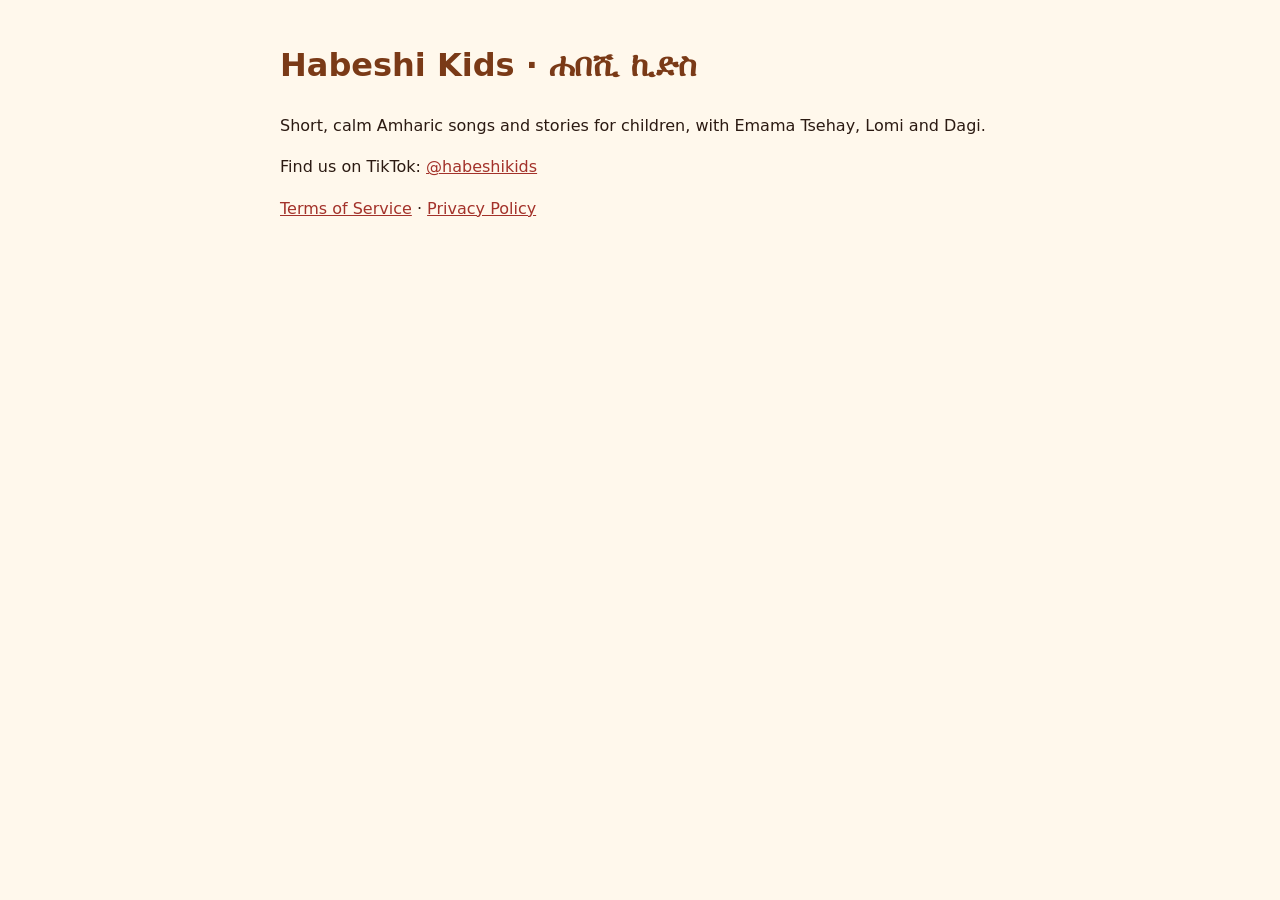
<file: index.html>
<!doctype html><html lang="en"><head><meta charset="utf-8"><meta name="viewport" content="width=device-width,initial-scale=1">
<title>Habeshi Kids · ሐበሺ ኪድስ</title><link rel="stylesheet" href="style.css"></head><body>
<h1>Habeshi Kids · ሐበሺ ኪድስ</h1>
<p>Short, calm Amharic songs and stories for children, with Emama Tsehay, Lomi and Dagi.</p>
<p>Find us on TikTok: <a href="https://www.tiktok.com/@habeshikids">@habeshikids</a></p>
<p><a href="terms/">Terms of Service</a> · <a href="privacy/">Privacy Policy</a></p>
</body></html>
</file>
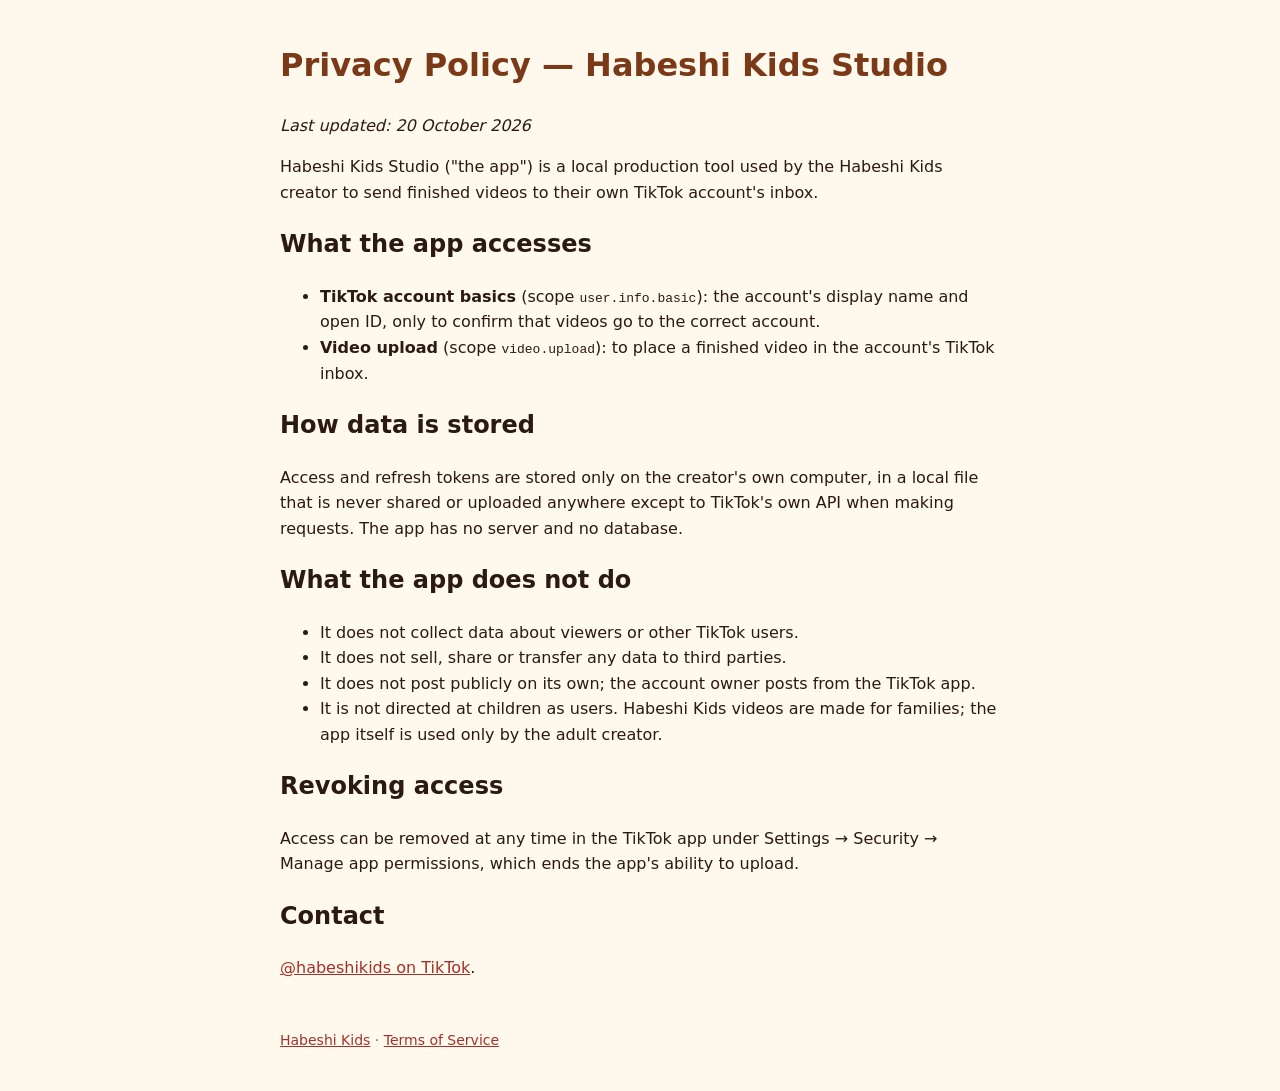
<file: privacy/index.html>
<!doctype html><html lang="en"><head><meta charset="utf-8"><meta name="viewport" content="width=device-width,initial-scale=1">
<title>Privacy Policy · Habeshi Kids Studio</title><link rel="stylesheet" href="../style.css"></head><body>
<h1>Privacy Policy — Habeshi Kids Studio</h1>
<p><em>Last updated: 20 October 2026</em></p>
<p>Habeshi Kids Studio ("the app") is a local production tool used by the Habeshi Kids creator to send finished
videos to their own TikTok account's inbox.</p>
<h2>What the app accesses</h2>
<ul>
<li><strong>TikTok account basics</strong> (scope <code>user.info.basic</code>): the account's display name and open ID, only to
confirm that videos go to the correct account.</li>
<li><strong>Video upload</strong> (scope <code>video.upload</code>): to place a finished video in the account's TikTok inbox.</li>
</ul>
<h2>How data is stored</h2>
<p>Access and refresh tokens are stored only on the creator's own computer, in a local file that is never shared or
uploaded anywhere except to TikTok's own API when making requests. The app has no server and no database.</p>
<h2>What the app does not do</h2>
<ul>
<li>It does not collect data about viewers or other TikTok users.</li>
<li>It does not sell, share or transfer any data to third parties.</li>
<li>It does not post publicly on its own; the account owner posts from the TikTok app.</li>
<li>It is not directed at children as users. Habeshi Kids videos are made for families; the app itself is used only by the adult creator.</li>
</ul>
<h2>Revoking access</h2>
<p>Access can be removed at any time in the TikTok app under Settings → Security → Manage app permissions, which ends
the app's ability to upload.</p>
<h2>Contact</h2>
<p><a href="https://www.tiktok.com/@habeshikids">@habeshikids on TikTok</a>.</p>
<footer><a href="../">Habeshi Kids</a> · <a href="../terms/">Terms of Service</a></footer>
</body></html>
</file>
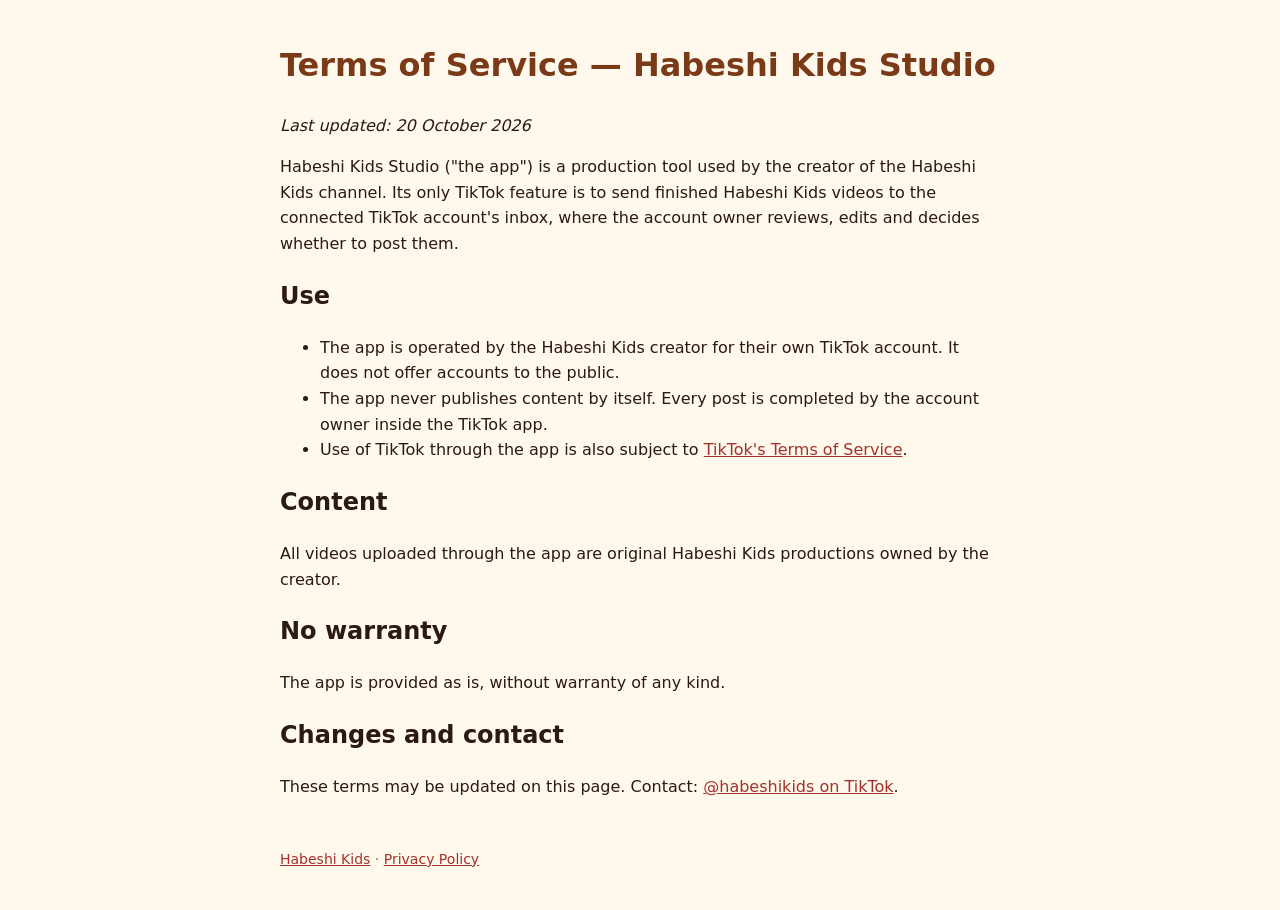
<file: terms/index.html>
<!doctype html><html lang="en"><head><meta charset="utf-8"><meta name="viewport" content="width=device-width,initial-scale=1">
<title>Terms of Service · Habeshi Kids Studio</title><link rel="stylesheet" href="../style.css"></head><body>
<h1>Terms of Service — Habeshi Kids Studio</h1>
<p><em>Last updated: 20 October 2026</em></p>
<p>Habeshi Kids Studio ("the app") is a production tool used by the creator of the Habeshi Kids channel. Its only
TikTok feature is to send finished Habeshi Kids videos to the connected TikTok account's inbox, where the account
owner reviews, edits and decides whether to post them.</p>
<h2>Use</h2>
<ul>
<li>The app is operated by the Habeshi Kids creator for their own TikTok account. It does not offer accounts to the public.</li>
<li>The app never publishes content by itself. Every post is completed by the account owner inside the TikTok app.</li>
<li>Use of TikTok through the app is also subject to <a href="https://www.tiktok.com/legal/terms-of-service">TikTok's Terms of Service</a>.</li>
</ul>
<h2>Content</h2>
<p>All videos uploaded through the app are original Habeshi Kids productions owned by the creator.</p>
<h2>No warranty</h2>
<p>The app is provided as is, without warranty of any kind.</p>
<h2>Changes and contact</h2>
<p>These terms may be updated on this page. Contact: <a href="https://www.tiktok.com/@habeshikids">@habeshikids on TikTok</a>.</p>
<footer><a href="../">Habeshi Kids</a> · <a href="../privacy/">Privacy Policy</a></footer>
</body></html>
</file>
<file: style.css>
body{font-family:-apple-system,system-ui,"Noto Sans Ethiopic",sans-serif;max-width:720px;margin:40px auto;padding:0 20px;line-height:1.6;color:#2b1a12;background:#fff8ec}
h1{color:#7a3a17}a{color:#a3322a}footer{margin-top:48px;font-size:14px;color:#7a6a5a}
</file>
